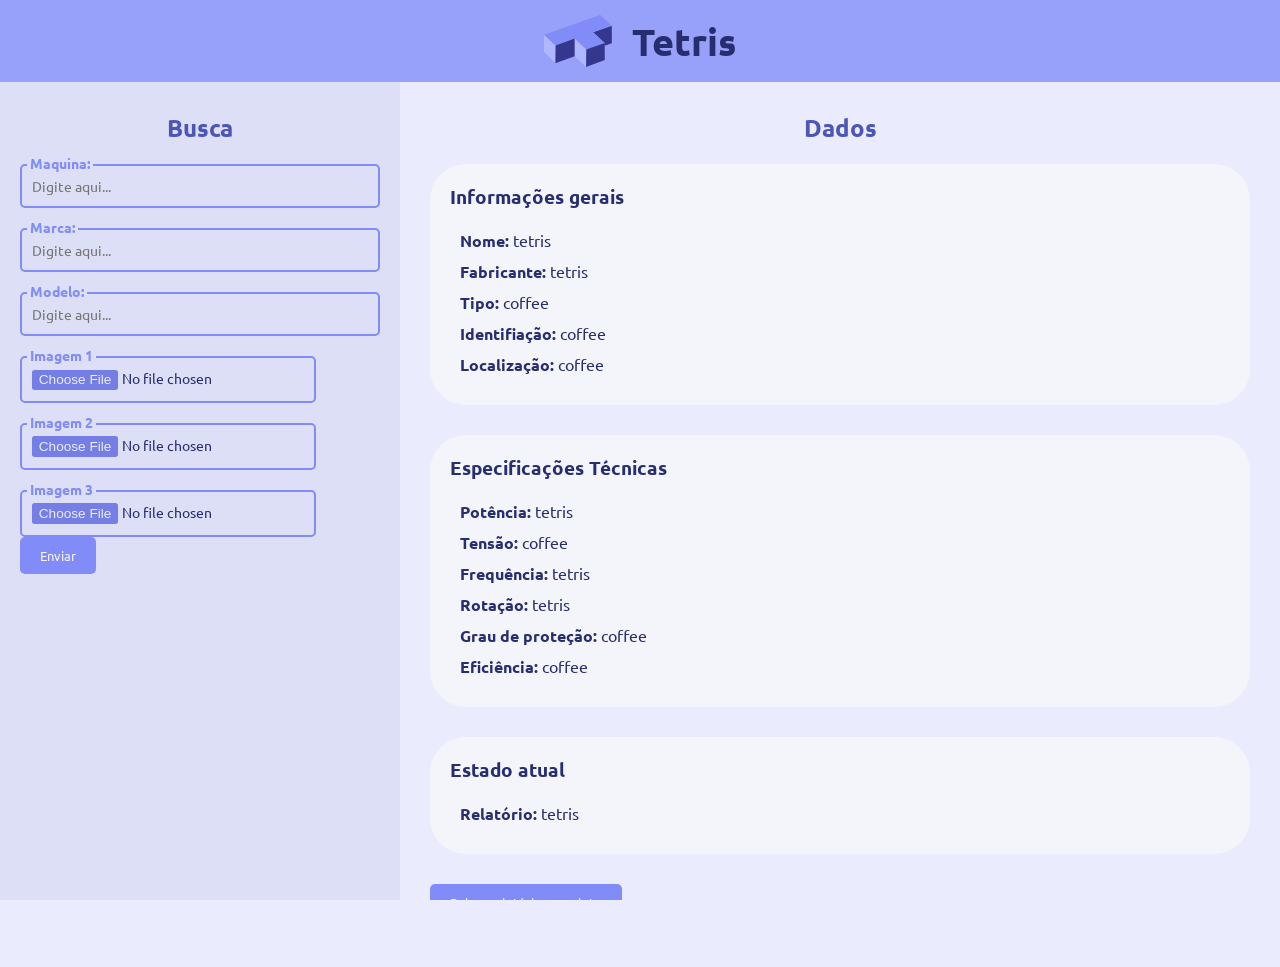
<file: templets/index.html>
<!DOCTYPE html>
<html lang="en">
<head>
    <meta charset="UTF-8">
    <meta name="viewport" content="width=device-width, initial-scale=1.0">
    <link rel="stylesheet" href="../static/styles.css">
    <title>Hackaton-Tetris</title>
    <link rel="icon" href="../static/logo.png">
    <script src="../static/response.js"></script>
</head>
<body>
    <header><img src="../static/logo.svg" alt="" class="logo"><p class="titulo">Tetris</p></header>
    <div class="areas">
        <div class="coolinput caixa">
            <h2>Busca</h2>
            <form id="uploadForm" enctype="multipart/form-data">
                <label for="maquina" class="text">Maquina:</label>
                <input type="text" placeholder="Digite aqui..." name="nome" class="input">
    
                <label for="marca" class="text">Marca:</label>
                <input type="text" placeholder="Digite aqui..." name="marca" class="input">
    
                <label for="modelo" class="text">Modelo:</label>
                <input type="text" placeholder="Digite aqui..." name="modelo" class="input">
    
                <label for="imagem1" class="text">Imagem 1</label>
                <input id="imagem1" type="file" name="imagem1" class="input"/><br>
    
                <label for="imagem2" class="text">Imagem 2</label>
                <input id="imagem2" type="file" name="imagem2" class="input"/><br>
    
                <label for="imagem3" class="text">Imagem 3</label>
                <input id="imagem3" type="file" name="imagem3" class="input"/><br>

                <button type="submit">Enviar</button>
            </form>    
        </div>
        <!-- Dados Display -->

        <div class="dados">
            <div style="display: flex; justify-content: center;"> <h2>Dados</h2></div>
            <div class="dados_texto">
                
                <div class="dados_box">
                    <h3>Informações gerais</h3>
                    <p id="nome"><b>Nome: </b>tetris</p>
                    <p id="fabricante"><b>Fabricante: </b>tetris</p>
                    <p id="tipo"><b>Tipo: </b>coffee</p>
                    <p id="indetificacao"><b>Identifiação: </b>coffee</p>
                    <p id="localizacao"><b>Localização: </b>coffee</p>
                </div>

                <div class="dados_box">
                    <h3>Especificações Técnicas</h3>
                    <p id="potencia"><b>Potência: </b>tetris</p>
                    <p id="tensao"><b>Tensão: </b>coffee</p>
                    <p id="frequencia"><b>Frequência: </b>tetris</p>
                    <p id="rotacao"><b>Rotação: </b>tetris</p>
                    <p id="protecao"><b>Grau de proteção: </b>coffee</p>
                    <p id="eficiencia"><b>Eficiência: </b>coffee</p>
                </div>

                <div class="dados_box">
                    <h3>Estado atual</h3>
                    <p id="estado"><b>Relatório: </b>tetris</p>
                </div>
                
                <button onclick="">Baixar relatório completo</button>
            </div>
        </div>
    </div>
</body>
</html>
</file>
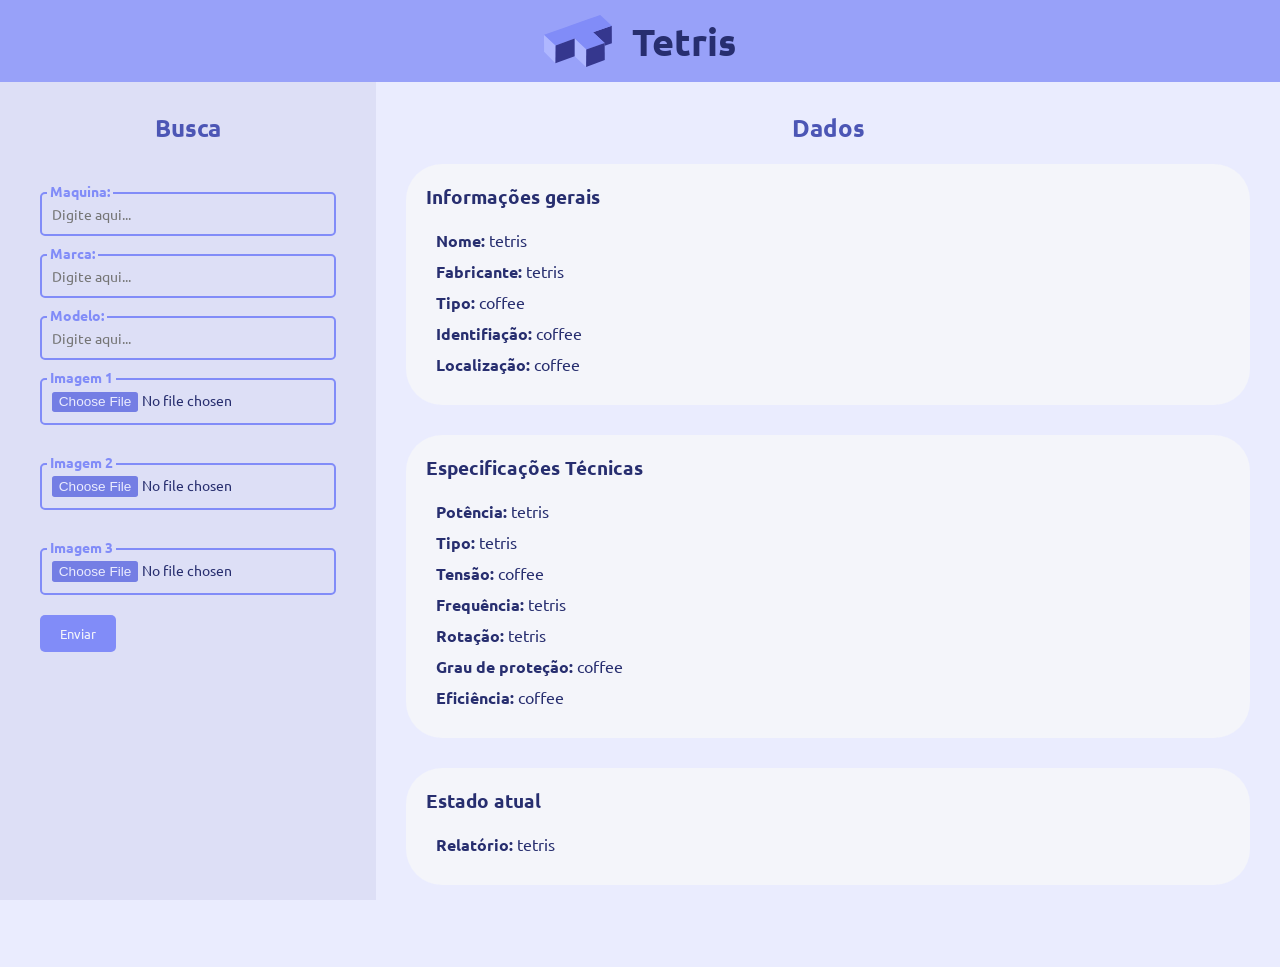
<file: main.html>
<!DOCTYPE html>
<html lang="en">
<head>
    <meta charset="UTF-8">
    <meta name="viewport" content="width=device-width, initial-scale=1.0">
    <link rel="stylesheet" href="styles.css">
    <title>Hackaton-Tetris</title>
    <link rel="icon" href="logo.png">
</head>

<body>
    <header><img src="logo.svg" alt="" class="logo"><p class="titulo">Tetris</p></header>
    <div class="areas">
        <div class="coolinput caixa">
            <h2>Busca</h2>
            <form action="" class="coolinput">
                <label for="input" class="text">Maquina:</label>
                <input type="text" placeholder="Digite aqui..." name="input" class="input">
    
                <label for="input" class="text">Marca:</label>
                <input type="text" placeholder="Digite aqui..." name="input" class="input">
    
                <label for="input" class="text">Modelo:</label>
                <input type="text" placeholder="Digite aqui..." name="input" class="input">
    
                <label for="file" class="text">Imagem 1</label>
                <input id="file" type="file" class="input"/><br>
    
                <label for="file" class="text">Imagem 2</label>
                <input id="file" type="file" class="input"/><br>
    
                <label for="file" class="text">Imagem 3</label>
                <input id="file" type="file" class="input"/><br>

                <button>Enviar</button>
            </form>    
        </div>
        <div class="dados">
            <div style="display: flex; justify-content: center;"> <h2>Dados</h2></div>
            <div class="dados_texto">
                
                <div class="dados_box">
                    <h3>Informações gerais</h3>
                    <p><b>Nome: </b>tetris</p>
                    <p><b>Fabricante: </b>tetris</p>
                    <p><b>Tipo: </b>coffee</p>
                    <p><b>Identifiação: </b>coffee</p>
                    <p><b>Localização: </b>coffee</p>
                </div>

                <div class="dados_box">
                    <h3>Especificações Técnicas</h3>
                    <p><b>Potência: </b>tetris</p>
                    <p><b>Tipo: </b>tetris</p>
                    <p><b>Tensão: </b>coffee</p>
                    <p><b>Frequência: </b>tetris</p>
                    <p><b>Rotação: </b>tetris</p>
                    <p><b>Grau de proteção: </b>coffee</p>
                    <p><b>Eficiência: </b>coffee</p>
                </div>

                <div class="dados_box">
                    <h3>Estado atual</h3>
                    <p><b>Relatório: </b>tetris</p>
                </div>
                
                <button>Baixar relatório</button>
            </div>
        </div>
    </div>
    
    
</body>
</html>
</file>
<file: static/styles.css>
/* From Uiverse.io by kamehame-ha */ 

@import url('https://fonts.googleapis.com/css2?family=Poppins:ital,wght@0,100;0,200;0,300;0,400;0,500;0,600;0,700;0,800;0,900;1,100;1,200;1,300;1,400;1,500;1,600;1,700;1,800;1,900&family=Ubuntu:ital,wght@0,300;0,400;0,500;0,700;1,300;1,400;1,500;1,700&display=swap');

*{
    font-family:"Ubuntu", sans-serif;
    color: var(--c9);
    margin: 0;
    padding: 0;
}

html, body {
    margin: 0;
    padding: 0;
    height: 100%;
    overflow: hidden; /* Prevent page from scrolling */
}
body{
    background-color: var(--c1);
}

:root{
    --c0: #f4f5fa;
    --c1: #eaecfe;
    --c2: #dddff6;
    --c3: #c1c7fb;
    --c4: #98A1F9;
    --c5: #818CF8;
    --c6: #747EE4;
    --c7: #5C65BE;
    --c8: #4C56B5;
    --c9: #272e6f;
    --c10: #05071a;
}


/*--------------------------Basics--------------------------*/
h2{
    color: var(--c7);
    font-size: 1.6rem;
}
h2{
    color: var(--c8);
    font-size: 1.5rem;
}

button {
    border: none;
    color: var(--c0);
    padding: 10px 20px;
    background-color: var(--c5);
    border-radius: 5px;
    width: fit-content;
}
button:hover{
    background-color: var(--c7);
}



/*--------------------------Header--------------------------*/
header{
    background-color: var(--c4);
    display: flex;
    padding: 15px 0;
    justify-content: center;
    align-items: center;
    flex-shrink: 0;
}
.titulo{
    color: var(--c9);
    font-weight: 600;
    font-size: 2.4rem;
    padding-left: 20px;
}
header img{
    width: 68px;
    height: auto;
}

/*--------------------------Areas--------------------------*/
.areas{
    display: flex;
    height: calc(100vh - 75px);
}

/*--------------------------Forms--------------------------*/
.caixa{
    align-items: center;
}
.coolinput {
    background-color: var(--c2);
    display: flex;
    flex-direction: column;
    width: fit-content;
    height: 100vh;
    position: static;
    padding: 30px 20px;
    max-width: 360px;
    height: 100%;
}
  
.coolinput label.text {
    font-size: 0.85rem;
    color: var(--c5);
    font-weight: 700;
    position: relative;
    top: 0.5rem;
    margin: 0 0 0 7px;
    padding: 0 3px;
    background: var(--c2);
    width: max-content;
}
  
.coolinput input[type=text].input {
    padding: 11px 10px;
    font-size: 0.85rem;
    border: 2px var(--c5) solid;
    border-radius: 5px;
    background: var(--c2);
    width: -webkit-fill-available;
}
  
.coolinput input[type=text].input:focus {
    outline: none;
}


.coolinput input[type="file"].input {
    padding: 11px 10px;
    font-size: 0.85rem;
    border: 2px var(--c5) solid;
    border-radius: 5px;
    background: var(--c2);
}

.coolinput input[type="file"].input:focus {
    outline: none;
}

.coolinput input[type="file"]::file-selector-button {
    border: none;
    padding: 0.2em 0.5em;
    border-radius: 0.2em;
    background-color: var(--c6);
    color: var(--c1);
}
  
.coolinput input[type="file"]::file-selector-button:hover {
    background-color: var(--c7);
}

/*--------------------------Dados--------------------------*/
.dados{
    padding: 30px;
    overflow-y: auto;
    width: -webkit-fill-available;
}
.dados_texto{
    margin-top: 20px;
}
.dados_texto p{
    margin: 10px;
}
.dados_box{
    background-color: var(--c0);
    padding: 20px;
    border-radius: 36px;
    margin-bottom: 30px;
}
.dados_box h3{
    margin-bottom: 20px;
}
</file>
<file: styles.css>
/* From Uiverse.io by kamehame-ha */ 

@import url('https://fonts.googleapis.com/css2?family=Poppins:ital,wght@0,100;0,200;0,300;0,400;0,500;0,600;0,700;0,800;0,900;1,100;1,200;1,300;1,400;1,500;1,600;1,700;1,800;1,900&family=Ubuntu:ital,wght@0,300;0,400;0,500;0,700;1,300;1,400;1,500;1,700&display=swap');

*{
    font-family:"Ubuntu", sans-serif;
    color: var(--c9);
    margin: 0;
    padding: 0;
}

html, body {
    margin: 0;
    padding: 0;
    height: 100%;
    overflow: hidden; /* Prevent page from scrolling */
}
body{
    background-color: var(--c1);
}

:root{
    --c0: #f4f5fa;
    --c1: #eaecfe;
    --c2: #dddff6;
    --c3: #c1c7fb;
    --c4: #98A1F9;
    --c5: #818CF8;
    --c6: #747EE4;
    --c7: #5C65BE;
    --c8: #4C56B5;
    --c9: #272e6f;
    --c10: #05071a;
}


/*--------------------------Basics--------------------------*/
h2{
    color: var(--c7);
    font-size: 1.6rem;
}
h2{
    color: var(--c8);
    font-size: 1.5rem;
}

button {
    border: none;
    color: var(--c0);
    padding: 10px 20px;
    background-color: var(--c5);
    border-radius: 5px;
    width: fit-content;
}
button:hover{
    background-color: var(--c7);
}



/*--------------------------Header--------------------------*/
header{
    background-color: var(--c4);
    display: flex;
    padding: 15px 0;
    justify-content: center;
    align-items: center;
    flex-shrink: 0;
}
.titulo{
    color: var(--c9);
    font-weight: 600;
    font-size: 2.4rem;
    padding-left: 20px;
}
header img{
    width: 68px;
    height: auto;
}

/*--------------------------Areas--------------------------*/
.areas{
    display: flex;
    height: calc(100vh - 75px);
}

/*--------------------------Forms--------------------------*/
.caixa{
    align-items: center;
}
.coolinput {
    background-color: var(--c2);
    display: flex;
    flex-direction: column;
    width: fit-content;
    height: 100vh;
    position: static;
    padding: 30px 20px;
    max-width: 360px;
    height: 100%;
}
  
.coolinput label.text {
    font-size: 0.85rem;
    color: var(--c5);
    font-weight: 700;
    position: relative;
    top: 0.5rem;
    margin: 0 0 0 7px;
    padding: 0 3px;
    background: var(--c2);
    width: max-content;
}
  
.coolinput input[type=text].input {
    padding: 11px 10px;
    font-size: 0.85rem;
    border: 2px var(--c5) solid;
    border-radius: 5px;
    background: var(--c2);
    width: -webkit-fill-available;
}
  
.coolinput input[type=text].input:focus {
    outline: none;
}


.coolinput input[type="file"].input {
    padding: 11px 10px;
    font-size: 0.85rem;
    border: 2px var(--c5) solid;
    border-radius: 5px;
    background: var(--c2);
}

.coolinput input[type="file"].input:focus {
    outline: none;
}

.coolinput input[type="file"]::file-selector-button {
    border: none;
    padding: 0.2em 0.5em;
    border-radius: 0.2em;
    background-color: var(--c6);
    color: var(--c1);
}
  
.coolinput input[type="file"]::file-selector-button:hover {
    background-color: var(--c7);
}

/*--------------------------Dados--------------------------*/
.dados{
    padding: 30px;
    overflow-y: auto;
    width: -webkit-fill-available;
}
.dados_texto{
    margin-top: 20px;
}
.dados_texto p{
    margin: 10px;
}
.dados_box{
    background-color: var(--c0);
    padding: 20px;
    border-radius: 36px;
    margin-bottom: 30px;
}
.dados_box h3{
    margin-bottom: 20px;
}
</file>
